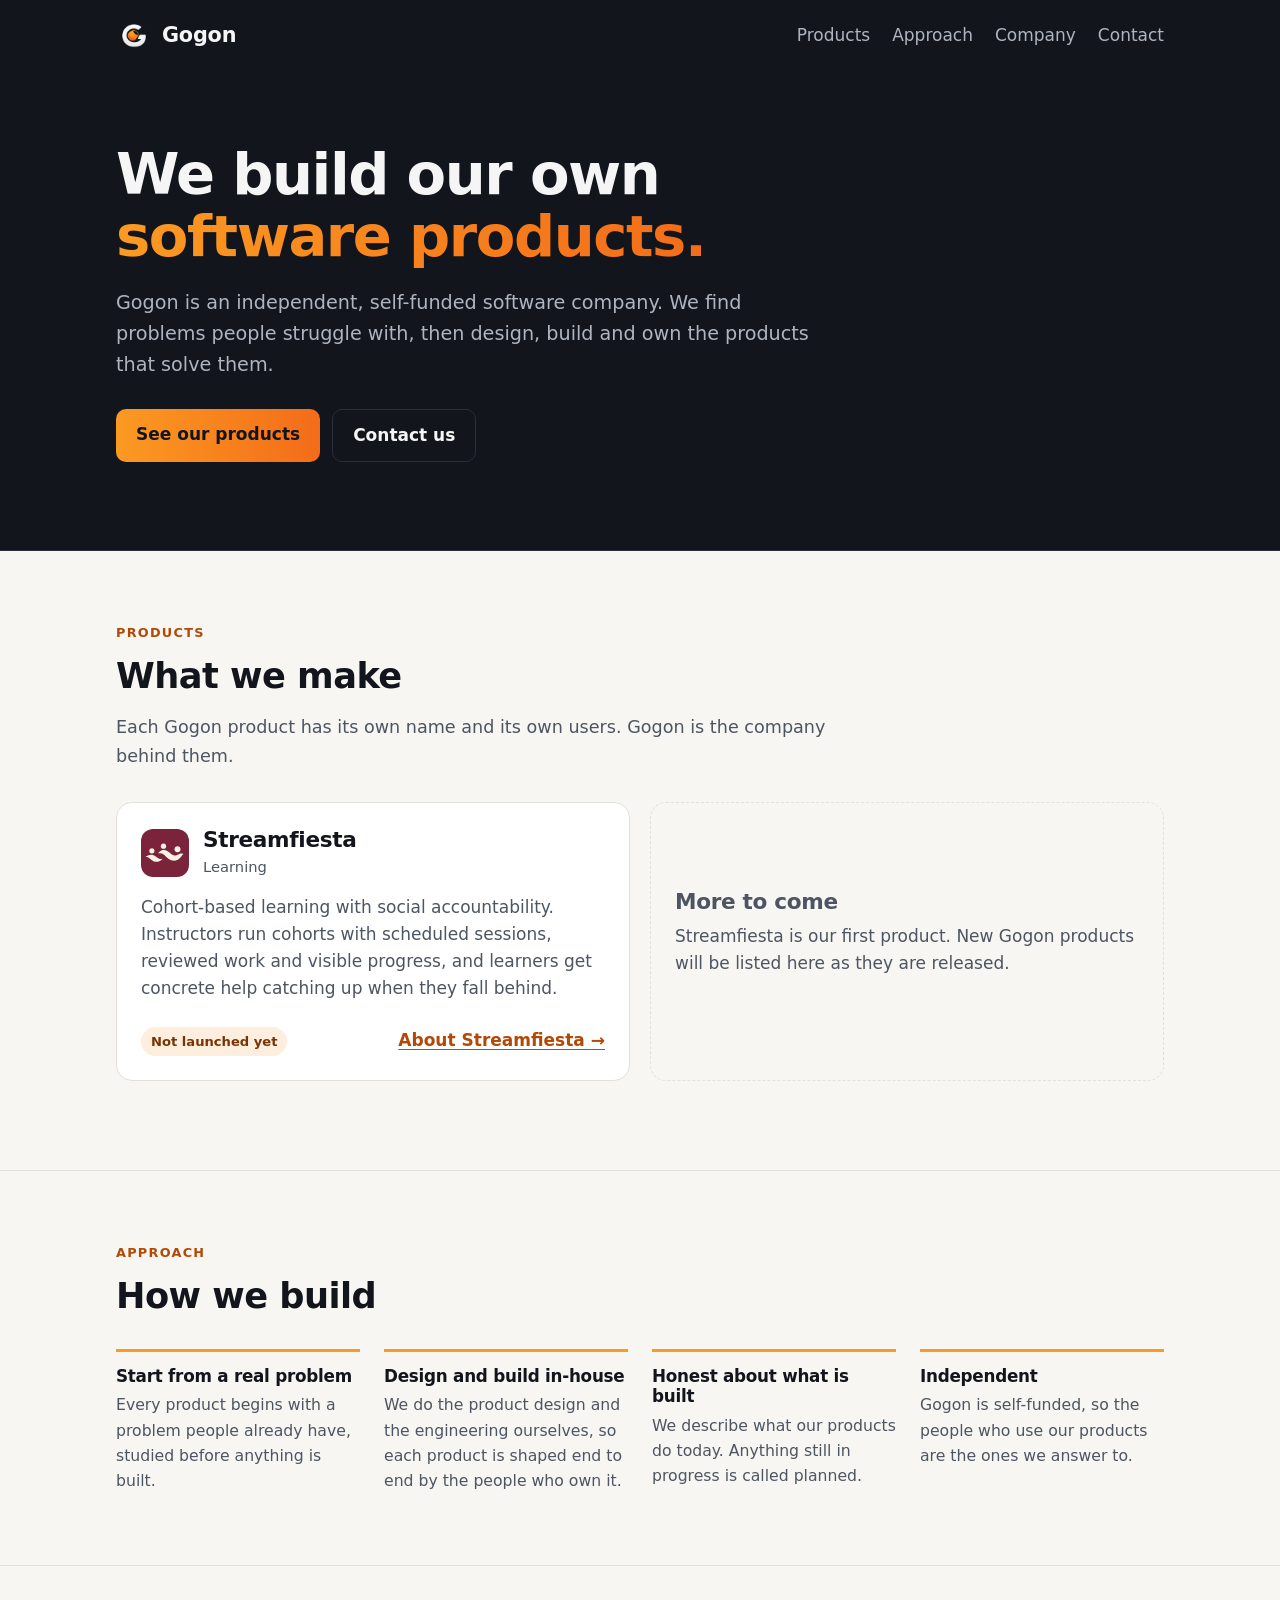
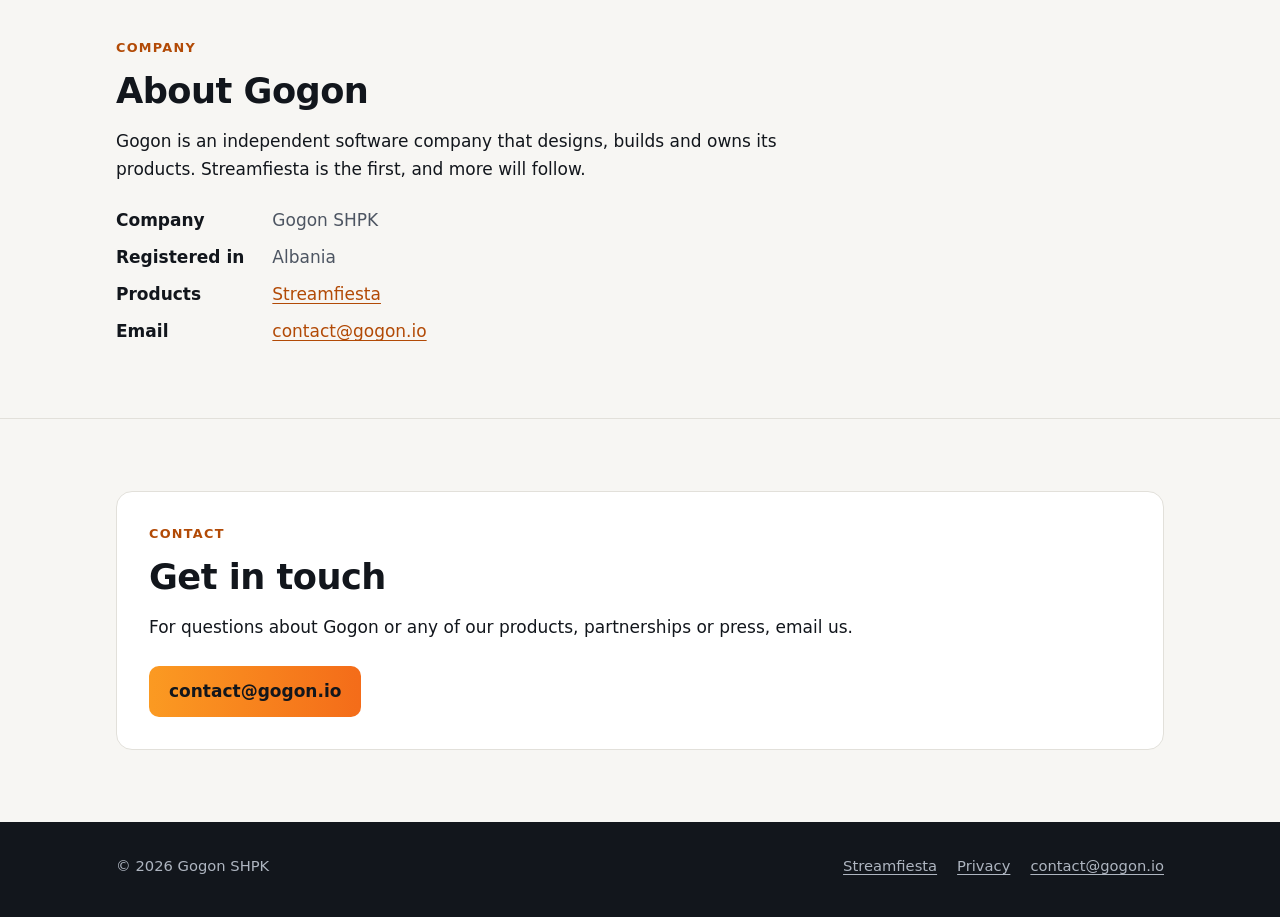
<file: index.html>
<!doctype html>
<html lang="en">
<head>
  <meta charset="utf-8">
  <meta name="viewport" content="width=device-width, initial-scale=1">
  <title>Gogon — an independent software company</title>
  <meta name="description" content="Gogon is an independent software company that designs, builds and owns its products. Its first product, Streamfiesta, is a platform for cohort-based learning and has not launched yet.">
  <link rel="canonical" href="https://gogon.io/">
  <link rel="icon" href="/favicon-32.png" type="image/png" sizes="32x32">
  <link rel="apple-touch-icon" href="/apple-touch-icon.png">
  <meta name="theme-color" content="#12161c">
  <meta name="color-scheme" content="light dark">
  <meta property="og:type" content="website">
  <meta property="og:site_name" content="Gogon">
  <meta property="og:title" content="Gogon — an independent software company">
  <meta property="og:description" content="Gogon is an independent software company that designs, builds and owns its products.">
  <meta property="og:url" content="https://gogon.io/">
  <meta property="og:image" content="https://gogon.io/assets/gogon-400.png">
  <link rel="stylesheet" href="/styles.css">
  <script type="application/ld+json">
  {
    "@context": "https://schema.org",
    "@type": "Organization",
    "name": "Gogon",
    "legalName": "Gogon SHPK",
    "url": "https://gogon.io/",
    "logo": "https://gogon.io/assets/gogon-400.png",
    "email": "contact@gogon.io",
    "address": { "@type": "PostalAddress", "addressCountry": "AL" },
    "brand": [
      { "@type": "Brand", "name": "Streamfiesta", "url": "https://gogon.io/products/streamfiesta/" }
    ]
  }
  </script>
</head>
<body>
  <a class="skip" href="#main">Skip to content</a>

  <div class="top">
    <header class="site">
      <div class="wrap">
        <a class="brand" href="/" aria-label="Gogon home">
          <img src="/assets/gogon-96.png" alt="" width="36" height="36">
          Gogon
        </a>
        <nav class="site" aria-label="Main">
          <ul>
            <li><a href="#products">Products</a></li>
            <li><a href="#approach">Approach</a></li>
            <li><a href="#company">Company</a></li>
            <li><a href="#contact">Contact</a></li>
          </ul>
        </nav>
      </div>
    </header>

    <div class="hero">
      <div class="wrap">
        <h1>We build our own <span class="accent">software products.</span></h1>
        <p>Gogon is an independent, self-funded software company. We find problems people struggle with, then design, build and own the products that solve them.</p>
        <div class="actions">
          <a class="button" href="#products">See our products</a>
          <a class="button ghost" href="#contact">Contact us</a>
        </div>
      </div>
    </div>
  </div>

  <main id="main">
    <section id="products" aria-labelledby="products-title">
      <div class="wrap">
        <span class="eyebrow">Products</span>
        <h2 id="products-title">What we make</h2>
        <p class="section-lede">Each Gogon product has its own name and its own users. Gogon is the company behind them.</p>

        <ul class="products">
          <li class="product-card">
            <header>
              <img src="/assets/streamfiesta.svg" alt="" width="48" height="48">
              <div>
                <h3>Streamfiesta</h3>
                <span class="category">Learning</span>
              </div>
            </header>
            <p>Cohort-based learning with social accountability. Instructors run cohorts with scheduled sessions, reviewed work and visible progress, and learners get concrete help catching up when they fall behind.</p>
            <div class="card-foot">
              <span class="status">Not launched yet</span>
              <a href="/products/streamfiesta/">About Streamfiesta <span aria-hidden="true">→</span></a>
            </div>
          </li>
          <li class="product-card upcoming">
            <h3>More to come</h3>
            <p>Streamfiesta is our first product. New Gogon products will be listed here as they are released.</p>
          </li>
        </ul>
      </div>
    </section>

    <section id="approach" aria-labelledby="approach-title">
      <div class="wrap">
        <span class="eyebrow">Approach</span>
        <h2 id="approach-title">How we build</h2>
        <ul class="points">
          <li>
            <h3>Start from a real problem</h3>
            <p>Every product begins with a problem people already have, studied before anything is built.</p>
          </li>
          <li>
            <h3>Design and build in-house</h3>
            <p>We do the product design and the engineering ourselves, so each product is shaped end to end by the people who own it.</p>
          </li>
          <li>
            <h3>Honest about what is built</h3>
            <p>We describe what our products do today. Anything still in progress is called planned.</p>
          </li>
          <li>
            <h3>Independent</h3>
            <p>Gogon is self-funded, so the people who use our products are the ones we answer to.</p>
          </li>
        </ul>
      </div>
    </section>

    <section id="company" aria-labelledby="company-title">
      <div class="wrap">
        <span class="eyebrow">Company</span>
        <h2 id="company-title">About Gogon</h2>
        <p>Gogon is an independent software company that designs, builds and owns its products. Streamfiesta is the first, and more will follow.</p>
        <dl class="facts">
          <dt>Company</dt>
          <dd>Gogon SHPK</dd>
          <dt>Registered in</dt>
          <dd>Albania</dd>
          <dt>Products</dt>
          <dd><a href="/products/streamfiesta/">Streamfiesta</a></dd>
          <dt>Email</dt>
          <dd><a href="mailto:contact@gogon.io">contact@gogon.io</a></dd>
        </dl>
      </div>
    </section>

    <section id="contact" aria-labelledby="contact-title">
      <div class="wrap">
        <div class="contact-band">
          <span class="eyebrow">Contact</span>
          <h2 id="contact-title">Get in touch</h2>
          <p>For questions about Gogon or any of our products, partnerships or press, email us.</p>
          <a class="button" href="mailto:contact@gogon.io">contact@gogon.io</a>
        </div>
      </div>
    </section>
  </main>

  <footer class="site">
    <div class="wrap">
      <span>© 2026 Gogon SHPK</span>
      <ul>
        <li><a href="/products/streamfiesta/">Streamfiesta</a></li>
        <li><a href="/privacy.html">Privacy</a></li>
        <li><a href="mailto:contact@gogon.io">contact@gogon.io</a></li>
      </ul>
    </div>
  </footer>
</body>
</html>
</file>
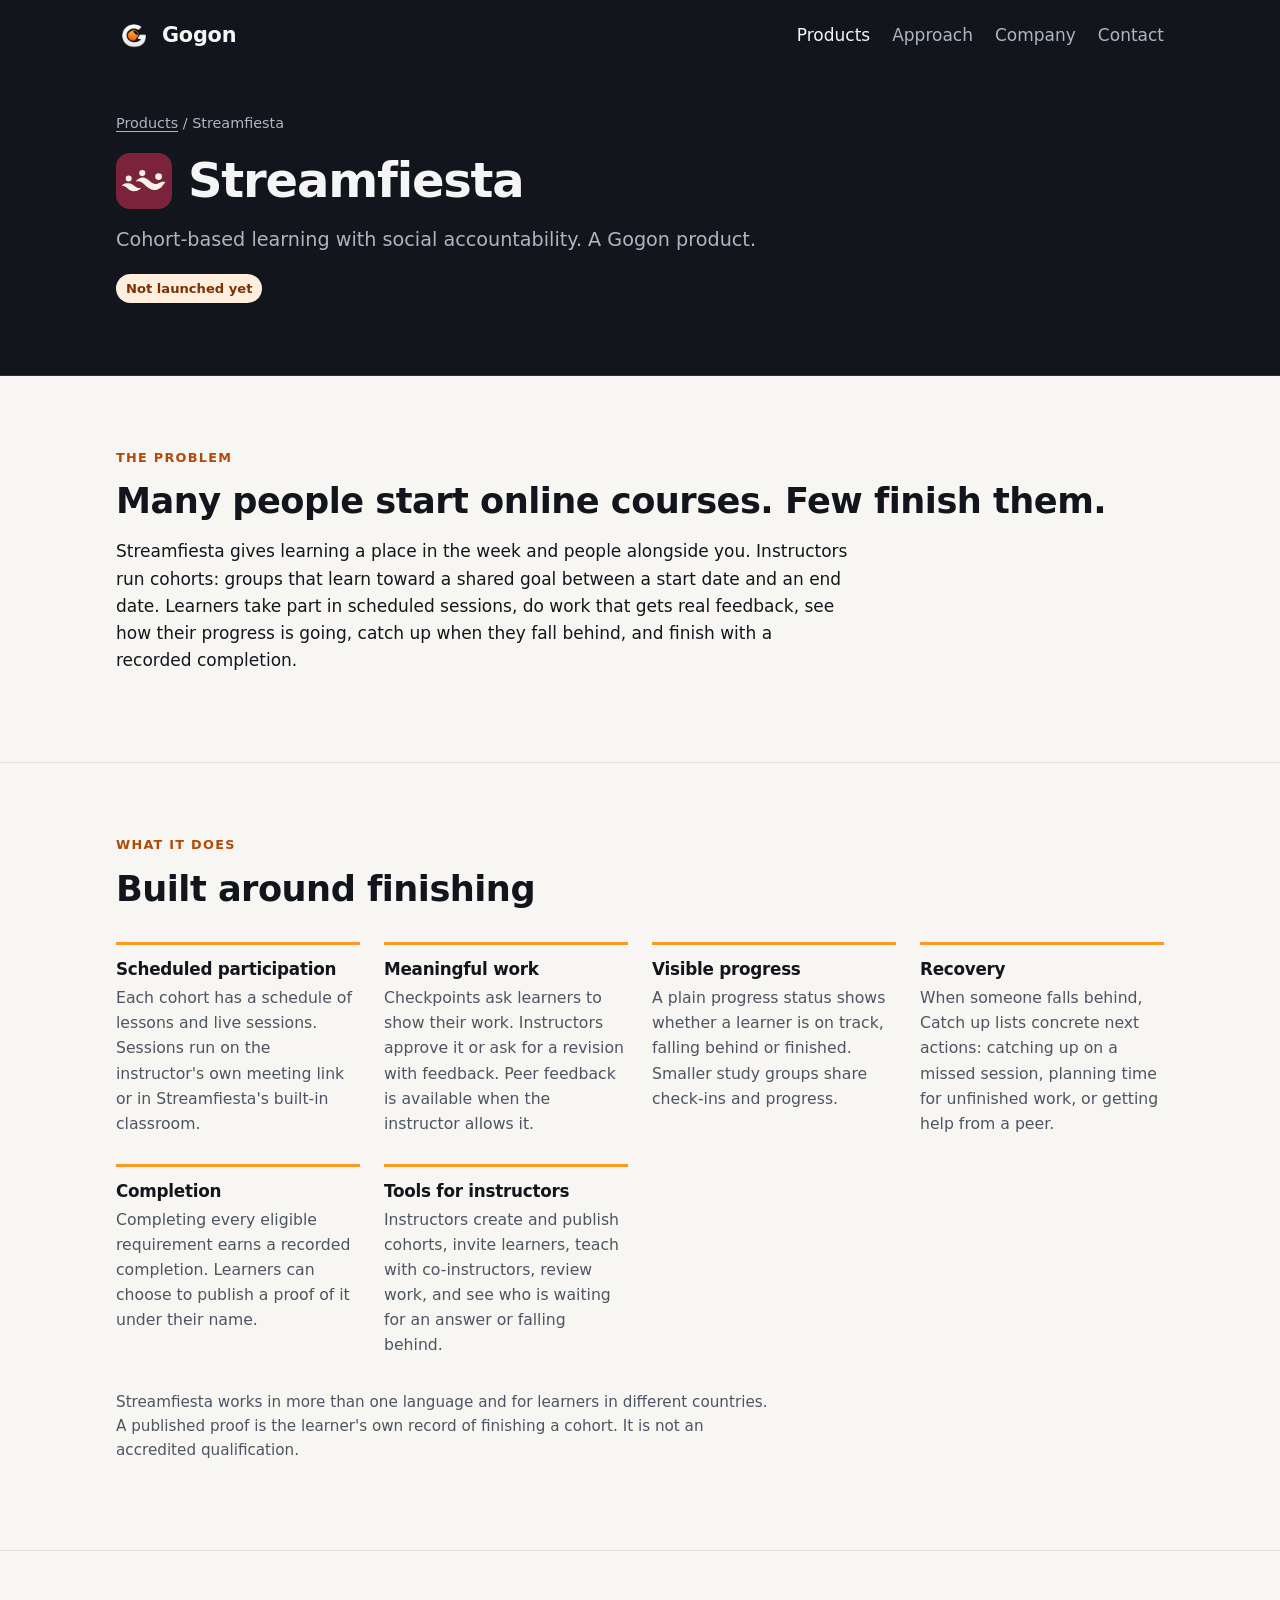
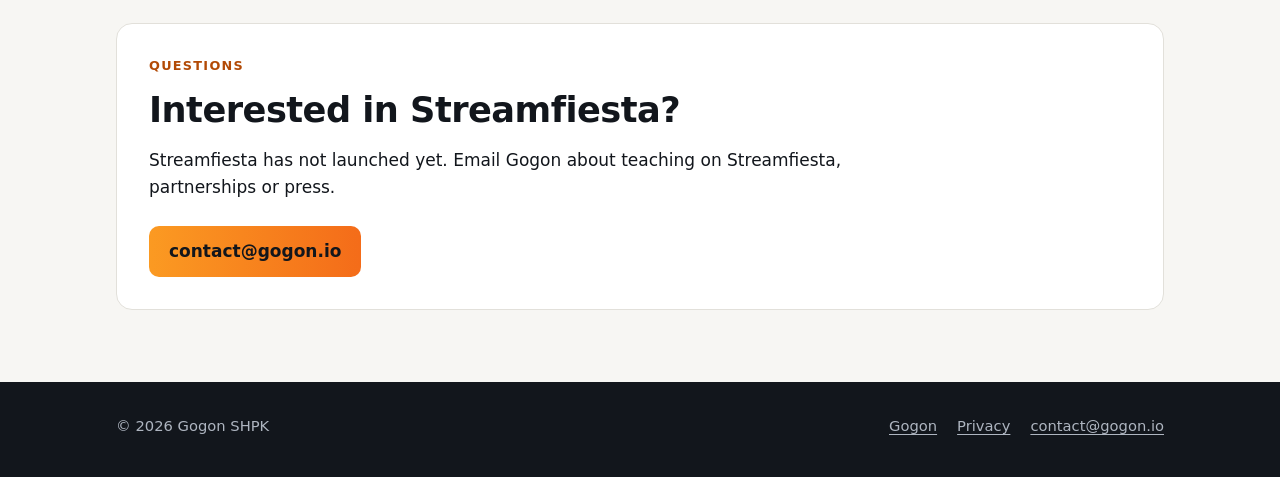
<file: products/streamfiesta/index.html>
<!doctype html>
<html lang="en">
<head>
  <meta charset="utf-8">
  <meta name="viewport" content="width=device-width, initial-scale=1">
  <title>Streamfiesta — a Gogon product</title>
  <meta name="description" content="Streamfiesta, built by Gogon, is a platform for cohort-based learning with social accountability: scheduled participation, visible progress, meaningful work, recovery and completion.">
  <link rel="canonical" href="https://gogon.io/products/streamfiesta/">
  <link rel="icon" href="/favicon-32.png" type="image/png" sizes="32x32">
  <link rel="apple-touch-icon" href="/apple-touch-icon.png">
  <meta name="theme-color" content="#12161c">
  <meta name="color-scheme" content="light dark">
  <meta property="og:type" content="website">
  <meta property="og:site_name" content="Gogon">
  <meta property="og:title" content="Streamfiesta — a Gogon product">
  <meta property="og:description" content="Cohort-based learning with social accountability, built by Gogon.">
  <meta property="og:url" content="https://gogon.io/products/streamfiesta/">
  <link rel="stylesheet" href="/styles.css">
  <script type="application/ld+json">
  {
    "@context": "https://schema.org",
    "@type": "SoftwareApplication",
    "name": "Streamfiesta",
    "applicationCategory": "EducationalApplication",
    "operatingSystem": "Web",
    "url": "https://gogon.io/products/streamfiesta/",
    "description": "Cohort-based learning with social accountability.",
    "creator": { "@type": "Organization", "name": "Gogon", "url": "https://gogon.io/" }
  }
  </script>
</head>
<body>
  <a class="skip" href="#main">Skip to content</a>

  <div class="top">
    <header class="site">
      <div class="wrap">
        <a class="brand" href="/" aria-label="Gogon home">
          <img src="/assets/gogon-96.png" alt="" width="36" height="36">
          Gogon
        </a>
        <nav class="site" aria-label="Main">
          <ul>
            <li><a href="/#products" aria-current="page">Products</a></li>
            <li><a href="/#approach">Approach</a></li>
            <li><a href="/#company">Company</a></li>
            <li><a href="/#contact">Contact</a></li>
          </ul>
        </nav>
      </div>
    </header>

    <div class="hero compact">
      <div class="wrap">
        <nav class="crumbs" aria-label="Breadcrumb"><a href="/#products">Products</a> / Streamfiesta</nav>
        <div class="product-mark">
          <img src="/assets/streamfiesta.svg" alt="" width="56" height="56">
          <h1>Streamfiesta</h1>
        </div>
        <p>Cohort-based learning with social accountability. A Gogon product.</p>
        <p><span class="status">Not launched yet</span></p>
      </div>
    </div>
  </div>

  <main id="main">
    <section aria-labelledby="why-title">
      <div class="wrap">
        <span class="eyebrow">The problem</span>
        <h2 id="why-title">Many people start online courses. Few finish them.</h2>
        <p>Streamfiesta gives learning a place in the week and people alongside you. Instructors run cohorts: groups that learn toward a shared goal between a start date and an end date. Learners take part in scheduled sessions, do work that gets real feedback, see how their progress is going, catch up when they fall behind, and finish with a recorded completion.</p>
      </div>
    </section>

    <section aria-labelledby="what-title">
      <div class="wrap">
        <span class="eyebrow">What it does</span>
        <h2 id="what-title">Built around finishing</h2>
        <ul class="points">
          <li>
            <h3>Scheduled participation</h3>
            <p>Each cohort has a schedule of lessons and live sessions. Sessions run on the instructor's own meeting link or in Streamfiesta's built-in classroom.</p>
          </li>
          <li>
            <h3>Meaningful work</h3>
            <p>Checkpoints ask learners to show their work. Instructors approve it or ask for a revision with feedback. Peer feedback is available when the instructor allows it.</p>
          </li>
          <li>
            <h3>Visible progress</h3>
            <p>A plain progress status shows whether a learner is on track, falling behind or finished. Smaller study groups share check-ins and progress.</p>
          </li>
          <li>
            <h3>Recovery</h3>
            <p>When someone falls behind, Catch up lists concrete next actions: catching up on a missed session, planning time for unfinished work, or getting help from a peer.</p>
          </li>
          <li>
            <h3>Completion</h3>
            <p>Completing every eligible requirement earns a recorded completion. Learners can choose to publish a proof of it under their name.</p>
          </li>
          <li>
            <h3>Tools for instructors</h3>
            <p>Instructors create and publish cohorts, invite learners, teach with co-instructors, review work, and see who is waiting for an answer or falling behind.</p>
          </li>
        </ul>
        <p class="note" style="margin-top:32px">Streamfiesta works in more than one language and for learners in different countries. A published proof is the learner's own record of finishing a cohort. It is not an accredited qualification.</p>
      </div>
    </section>

    <section aria-labelledby="more-title">
      <div class="wrap">
        <div class="contact-band">
          <span class="eyebrow">Questions</span>
          <h2 id="more-title">Interested in Streamfiesta?</h2>
          <p>Streamfiesta has not launched yet. Email Gogon about teaching on Streamfiesta, partnerships or press.</p>
          <div class="actions" style="margin-top:8px">
            <a class="button" href="mailto:contact@gogon.io">contact@gogon.io</a>
          </div>
        </div>
      </div>
    </section>
  </main>

  <footer class="site">
    <div class="wrap">
      <span>© 2026 Gogon SHPK</span>
      <ul>
        <li><a href="/">Gogon</a></li>
        <li><a href="/privacy.html">Privacy</a></li>
        <li><a href="mailto:contact@gogon.io">contact@gogon.io</a></li>
      </ul>
    </div>
  </footer>
</body>
</html>
</file>
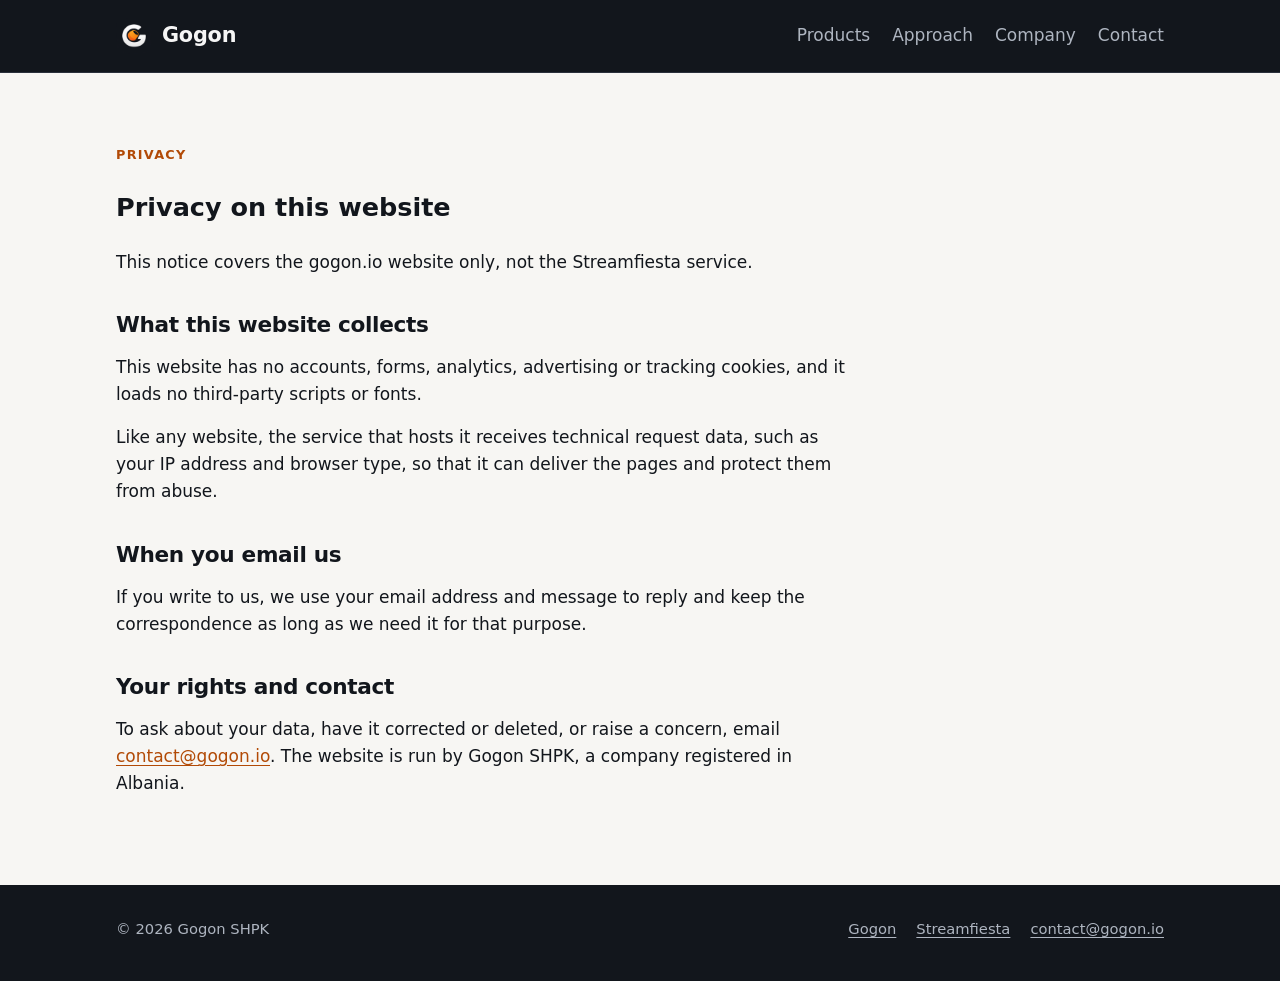
<file: privacy.html>
<!doctype html>
<html lang="en">
<head>
  <meta charset="utf-8">
  <meta name="viewport" content="width=device-width, initial-scale=1">
  <title>Privacy — Gogon</title>
  <meta name="description" content="How the Gogon website handles personal data.">
  <link rel="canonical" href="https://gogon.io/privacy.html">
  <link rel="icon" href="/favicon-32.png" type="image/png" sizes="32x32">
  <link rel="apple-touch-icon" href="/apple-touch-icon.png">
  <meta name="theme-color" content="#12161c">
  <meta name="color-scheme" content="light dark">
  <link rel="stylesheet" href="/styles.css">
</head>
<body>
  <a class="skip" href="#main">Skip to content</a>

  <div class="top">
    <header class="site">
      <div class="wrap">
        <a class="brand" href="/" aria-label="Gogon home">
          <img src="/assets/gogon-96.png" alt="" width="36" height="36">
          Gogon
        </a>
        <nav class="site" aria-label="Main">
          <ul>
            <li><a href="/#products">Products</a></li>
            <li><a href="/#approach">Approach</a></li>
            <li><a href="/#company">Company</a></li>
            <li><a href="/#contact">Contact</a></li>
          </ul>
        </nav>
      </div>
    </header>
  </div>

  <main id="main">
    <section aria-labelledby="privacy-title">
      <div class="wrap prose">
        <span class="eyebrow">Privacy</span>
        <h1 id="privacy-title">Privacy on this website</h1>
        <p>This notice covers the gogon.io website only, not the Streamfiesta service.</p>

        <h2>What this website collects</h2>
        <p>This website has no accounts, forms, analytics, advertising or tracking cookies, and it loads no third-party scripts or fonts.</p>
        <p>Like any website, the service that hosts it receives technical request data, such as your IP address and browser type, so that it can deliver the pages and protect them from abuse.</p>

        <h2>When you email us</h2>
        <p>If you write to us, we use your email address and message to reply and keep the correspondence as long as we need it for that purpose.</p>

        <h2>Your rights and contact</h2>
        <p>To ask about your data, have it corrected or deleted, or raise a concern, email <a href="mailto:contact@gogon.io">contact@gogon.io</a>. The website is run by Gogon SHPK, a company registered in Albania.</p>
      </div>
    </section>
  </main>

  <footer class="site">
    <div class="wrap">
      <span>© 2026 Gogon SHPK</span>
      <ul>
        <li><a href="/">Gogon</a></li>
        <li><a href="/products/streamfiesta/">Streamfiesta</a></li>
        <li><a href="mailto:contact@gogon.io">contact@gogon.io</a></li>
      </ul>
    </div>
  </footer>
</body>
</html>
</file>
<file: styles.css>
:root {
  --ink: #12161c;
  --ink-2: #1b2029;
  --ink-line: #2a303b;
  --on-ink: #f5f5f5;
  --on-ink-muted: #aeb5c0;
  --orange: #fb9a22;
  --orange-deep: #f46c19;

  --bg: #f7f6f3;
  --surface: #ffffff;
  --text: #12161c;
  --muted: #4d5562;
  --line: #e2e0da;
  --link: #b24a06;
  --chip: #fdeedd;
  --chip-text: #7a3304;
  --focus: #f46c19;
  color-scheme: light;
}

@media (prefers-color-scheme: dark) {
  :root {
    --bg: #12161c;
    --surface: #1b2029;
    --text: #f5f5f5;
    --muted: #aeb5c0;
    --line: #2a303b;
    --link: #fbaa4a;
    --chip: #3a2614;
    --chip-text: #fdd3a3;
    --focus: #fb9a22;
    color-scheme: dark;
  }
}

*,
*::before,
*::after {
  box-sizing: border-box;
}

html {
  -webkit-text-size-adjust: 100%;
}

body {
  margin: 0;
  background: var(--bg);
  color: var(--text);
  font-family: ui-sans-serif, system-ui, -apple-system, "Segoe UI", Roboto, "Helvetica Neue", Arial, sans-serif;
  font-size: 1.0625rem;
  line-height: 1.6;
}

img {
  max-width: 100%;
  display: block;
}

a {
  color: var(--link);
  text-underline-offset: 0.18em;
}

a:focus-visible {
  outline: 3px solid var(--focus);
  outline-offset: 3px;
  border-radius: 6px;
}

.skip {
  position: absolute;
  left: -9999px;
}

.skip:focus {
  left: 16px;
  top: 16px;
  background: var(--surface);
  color: var(--text);
  padding: 8px 12px;
  z-index: 10;
}

.wrap {
  max-width: 1080px;
  margin: 0 auto;
  padding: 0 16px;
}

/* Header and hero sit on the logo's ink in both themes. */
.top {
  background: var(--ink);
  color: var(--on-ink);
  border-bottom: 1px solid var(--ink-line);
}

header.site .wrap {
  display: flex;
  align-items: center;
  justify-content: space-between;
  gap: 12px 24px;
  flex-wrap: wrap;
  padding-top: 18px;
  padding-bottom: 18px;
}

.brand {
  display: inline-flex;
  align-items: center;
  gap: 10px;
  color: var(--on-ink);
  text-decoration: none;
  font-weight: 700;
  font-size: 1.3rem;
  letter-spacing: -0.01em;
}

.brand img {
  width: 36px;
  height: 36px;
  border-radius: 9px;
}

nav.site ul {
  display: flex;
  flex-wrap: wrap;
  gap: 4px 22px;
  list-style: none;
  margin: 0;
  padding: 0;
}

nav.site a {
  color: var(--on-ink-muted);
  text-decoration: none;
  font-weight: 500;
}

nav.site a:hover,
nav.site a[aria-current="page"] {
  color: var(--on-ink);
}

.hero {
  padding: 72px 0 88px;
}

.hero h1 {
  font-size: clamp(2.2rem, 6vw, 3.6rem);
  line-height: 1.08;
  letter-spacing: -0.025em;
  max-width: 16ch;
  margin: 0 0 20px;
}

.hero h1 .accent {
  background: linear-gradient(90deg, var(--orange), var(--orange-deep));
  -webkit-background-clip: text;
  background-clip: text;
  color: transparent;
}

.hero p {
  color: var(--on-ink-muted);
  font-size: 1.2rem;
  max-width: 58ch;
}

.hero.compact {
  padding: 40px 0 56px;
}

.hero.compact h1 {
  font-size: clamp(2rem, 5vw, 3rem);
}

.crumbs {
  font-size: 0.9rem;
  color: var(--on-ink-muted);
  margin-bottom: 18px;
}

.crumbs a {
  color: var(--on-ink-muted);
}

.product-mark {
  display: flex;
  align-items: center;
  gap: 16px;
  margin-bottom: 16px;
}

.product-mark img {
  width: 56px;
  height: 56px;
  border-radius: 14px;
}

.product-mark h1 {
  margin: 0;
}

.button {
  display: inline-block;
  background: linear-gradient(90deg, var(--orange), var(--orange-deep));
  color: var(--ink);
  text-decoration: none;
  font-weight: 700;
  padding: 12px 20px;
  border-radius: 10px;
}

.button.ghost {
  background: transparent;
  color: var(--on-ink);
  border: 1px solid var(--ink-line);
}

.button.plain {
  background: transparent;
  color: var(--link);
  border: 1px solid var(--line);
}

.actions {
  display: flex;
  flex-wrap: wrap;
  gap: 12px;
  margin-top: 28px;
}

main section {
  padding: 72px 0;
  border-bottom: 1px solid var(--line);
}

main section:last-child {
  border-bottom: 0;
}

h2,
h3 {
  line-height: 1.2;
  letter-spacing: -0.015em;
  margin: 0 0 16px;
}

h2 {
  font-size: clamp(1.6rem, 3.4vw, 2.2rem);
}

h3 {
  font-size: 1.2rem;
}

p {
  margin: 0 0 16px;
  max-width: 68ch;
}

.eyebrow {
  display: block;
  font-size: 0.8rem;
  font-weight: 700;
  letter-spacing: 0.1em;
  text-transform: uppercase;
  color: var(--link);
  margin-bottom: 12px;
}

.section-lede {
  color: var(--muted);
  font-size: 1.1rem;
}

/* Product portfolio */
.products {
  display: grid;
  grid-template-columns: repeat(auto-fit, minmax(300px, 1fr));
  gap: 20px;
  margin-top: 32px;
  padding: 0;
  list-style: none;
}

.product-card {
  display: flex;
  flex-direction: column;
  background: var(--surface);
  border: 1px solid var(--line);
  border-radius: 16px;
  padding: 24px;
}

.product-card header {
  display: flex;
  align-items: center;
  gap: 14px;
  margin-bottom: 14px;
}

.product-card header img {
  width: 48px;
  height: 48px;
  border-radius: 12px;
  flex: none;
}

.product-card h3 {
  margin: 0;
  font-size: 1.35rem;
}

.product-card .category {
  color: var(--muted);
  font-size: 0.92rem;
}

.product-card p {
  color: var(--muted);
}

.product-card .card-foot {
  margin-top: auto;
  display: flex;
  flex-wrap: wrap;
  align-items: center;
  justify-content: space-between;
  gap: 12px;
  padding-top: 8px;
}

.product-card .card-foot a {
  font-weight: 600;
}

.product-card.upcoming {
  background: transparent;
  border-style: dashed;
  justify-content: center;
}

.product-card.upcoming h3 {
  color: var(--muted);
  margin-bottom: 8px;
}

.status {
  display: inline-block;
  background: var(--chip);
  color: var(--chip-text);
  font-size: 0.82rem;
  font-weight: 600;
  padding: 4px 10px;
  border-radius: 999px;
}

/* Principles and feature lists */
.points {
  display: grid;
  grid-template-columns: repeat(auto-fit, minmax(240px, 1fr));
  gap: 28px 24px;
  margin: 32px 0 0;
  padding: 0;
  list-style: none;
}

.points li {
  border-top: 3px solid var(--orange);
  padding-top: 14px;
}

.points h3 {
  font-size: 1.05rem;
  margin-bottom: 6px;
}

.points p {
  margin: 0;
  color: var(--muted);
  font-size: 0.98rem;
}

.note {
  color: var(--muted);
  font-size: 0.95rem;
}

dl.facts {
  display: grid;
  grid-template-columns: max-content 1fr;
  gap: 10px 28px;
  margin: 24px 0 0;
}

dl.facts dt {
  font-weight: 600;
}

dl.facts dd {
  margin: 0;
  color: var(--muted);
}

.contact-band {
  background: var(--surface);
  border: 1px solid var(--line);
  border-radius: 16px;
  padding: 32px;
}

.contact-band .button {
  margin-top: 8px;
}

footer.site {
  background: var(--ink);
  color: var(--on-ink-muted);
  padding: 32px 0 40px;
  font-size: 0.92rem;
}

footer.site .wrap {
  display: flex;
  flex-wrap: wrap;
  justify-content: space-between;
  align-items: center;
  gap: 12px 24px;
}

footer.site ul {
  display: flex;
  flex-wrap: wrap;
  gap: 4px 20px;
  list-style: none;
  margin: 0;
  padding: 0;
}

footer.site a {
  color: var(--on-ink-muted);
}

.prose h2 {
  margin-top: 36px;
  font-size: 1.35rem;
}

@media (max-width: 560px) {
  .hero {
    padding: 48px 0 60px;
  }

  main section {
    padding: 48px 0;
  }

  dl.facts {
    grid-template-columns: 1fr;
    gap: 2px;
  }

  dl.facts dd {
    margin-bottom: 12px;
  }

  .product-card,
  .contact-band {
    padding: 20px;
  }
}
</file>
